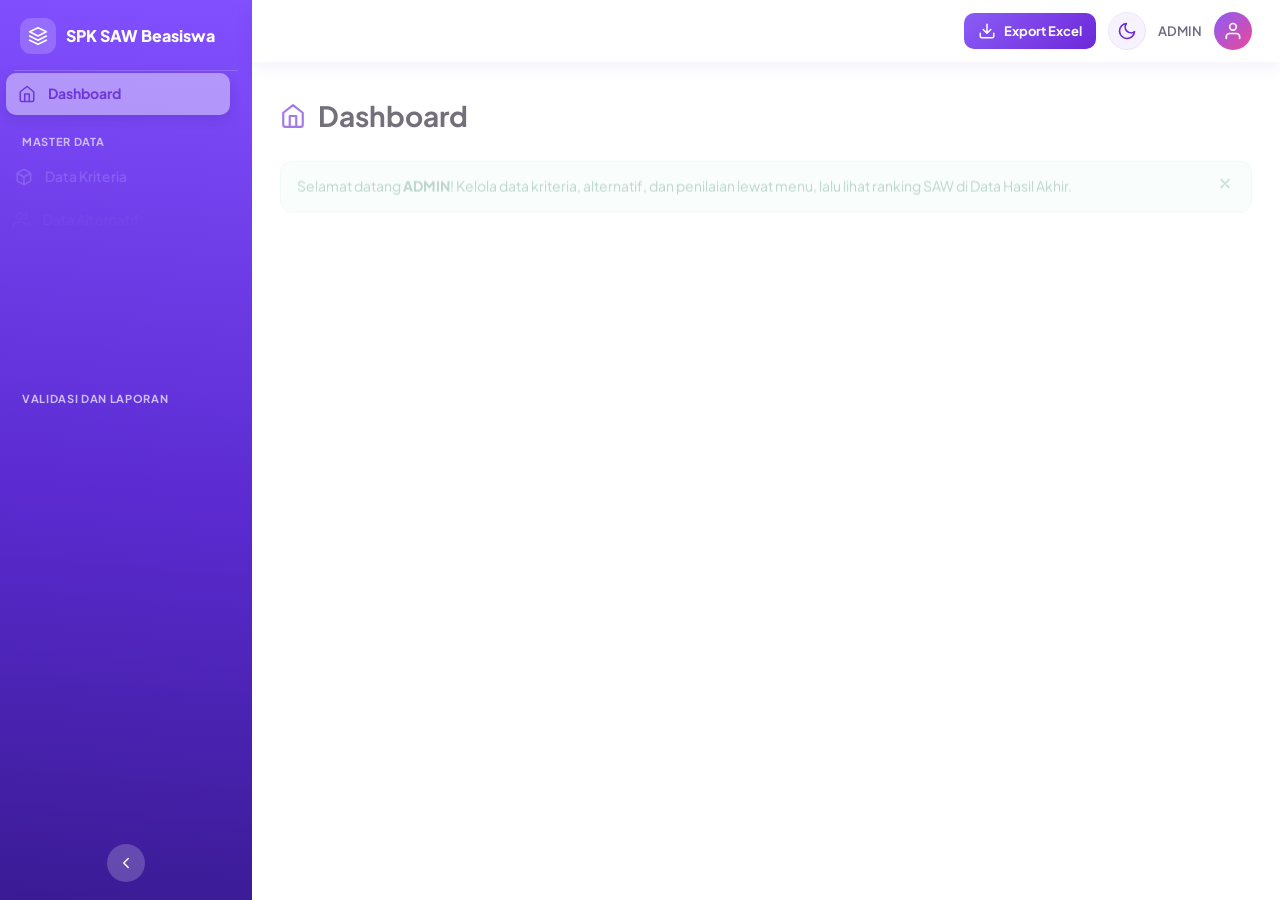
<file: index.html>
<!DOCTYPE html><html lang="id"><head><meta charset="utf-8"><meta http-equiv="refresh" content="0;url=dashboard.html"><title>SPK SAW Beasiswa</title></head><body><a href="dashboard.html">Buka dashboard</a></body></html>
</file>
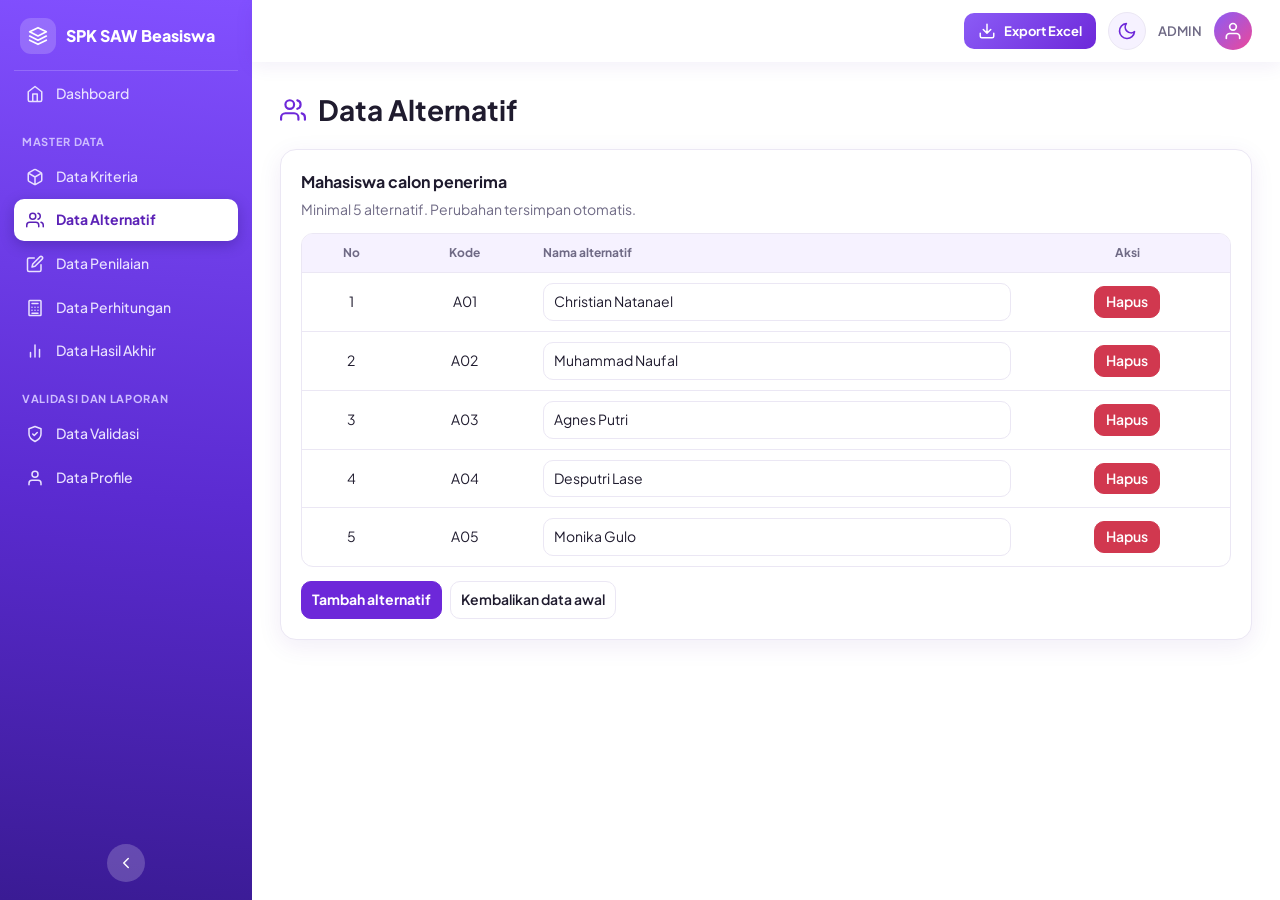
<file: alternatif.html>
<!DOCTYPE html>
<html lang="id">
<head>
<meta charset="utf-8">
<meta name="viewport" content="width=device-width, initial-scale=1">
<title>Data Alternatif | SPK SAW Beasiswa</title>
<link rel="stylesheet" href="css/style.css">
</head>
<body data-page="alternatif">
<div class="app" id="app"></div>
<script src="js/data.js"></script>
<script src="js/saw.js"></script>
<script src="js/export.js"></script>
<script src="js/ui.js"></script>
<script src="js/pages.js"></script>
</body>
</html>
</file>
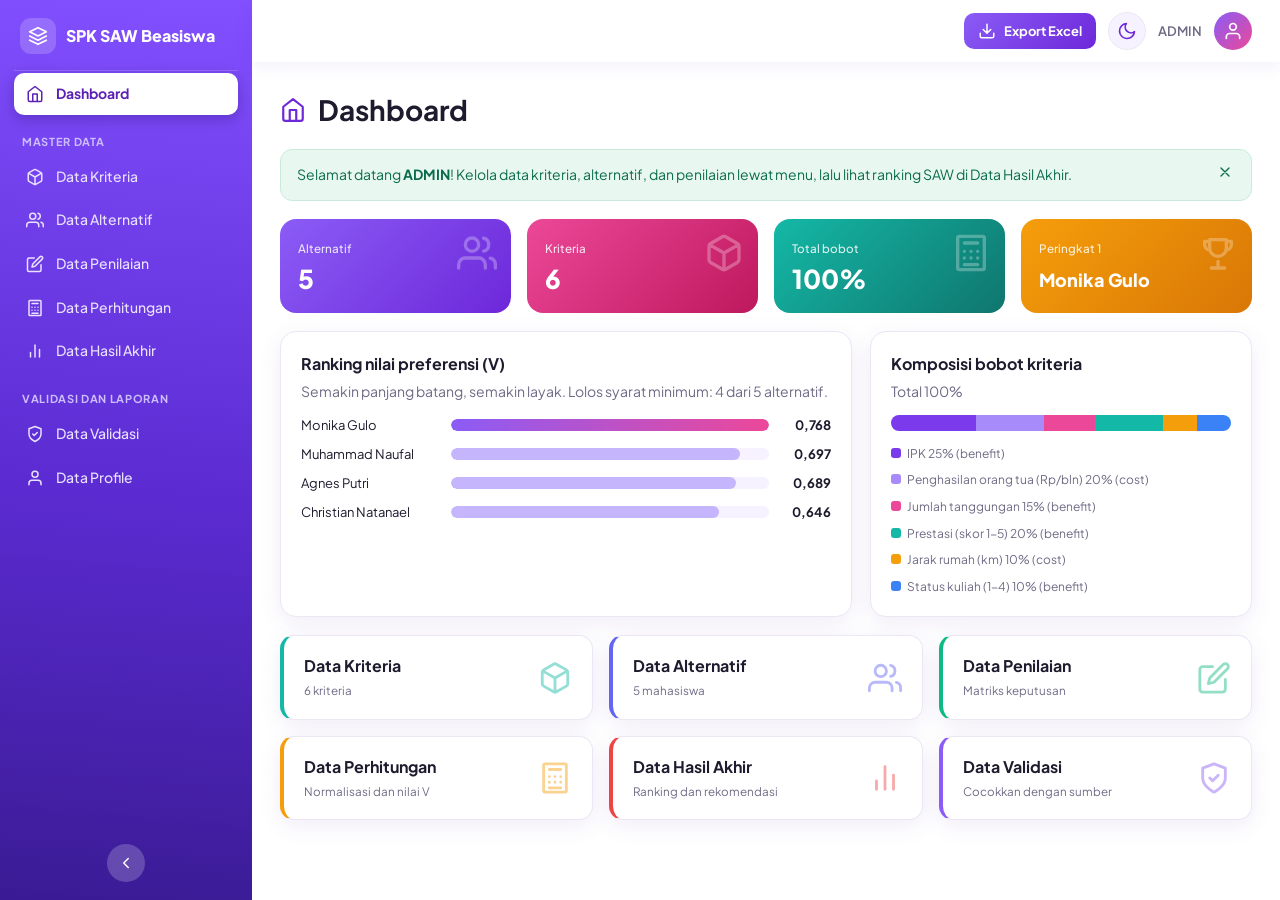
<file: dashboard.html>
<!DOCTYPE html>
<html lang="id">
<head>
<meta charset="utf-8">
<meta name="viewport" content="width=device-width, initial-scale=1">
<title>Dashboard | SPK SAW Beasiswa</title>
<link rel="stylesheet" href="css/style.css">
</head>
<body data-page="dashboard">
<div class="app" id="app"></div>
<script src="js/data.js"></script>
<script src="js/saw.js"></script>
<script src="js/export.js"></script>
<script src="js/ui.js"></script>
<script src="js/pages.js"></script>
</body>
</html>
</file>
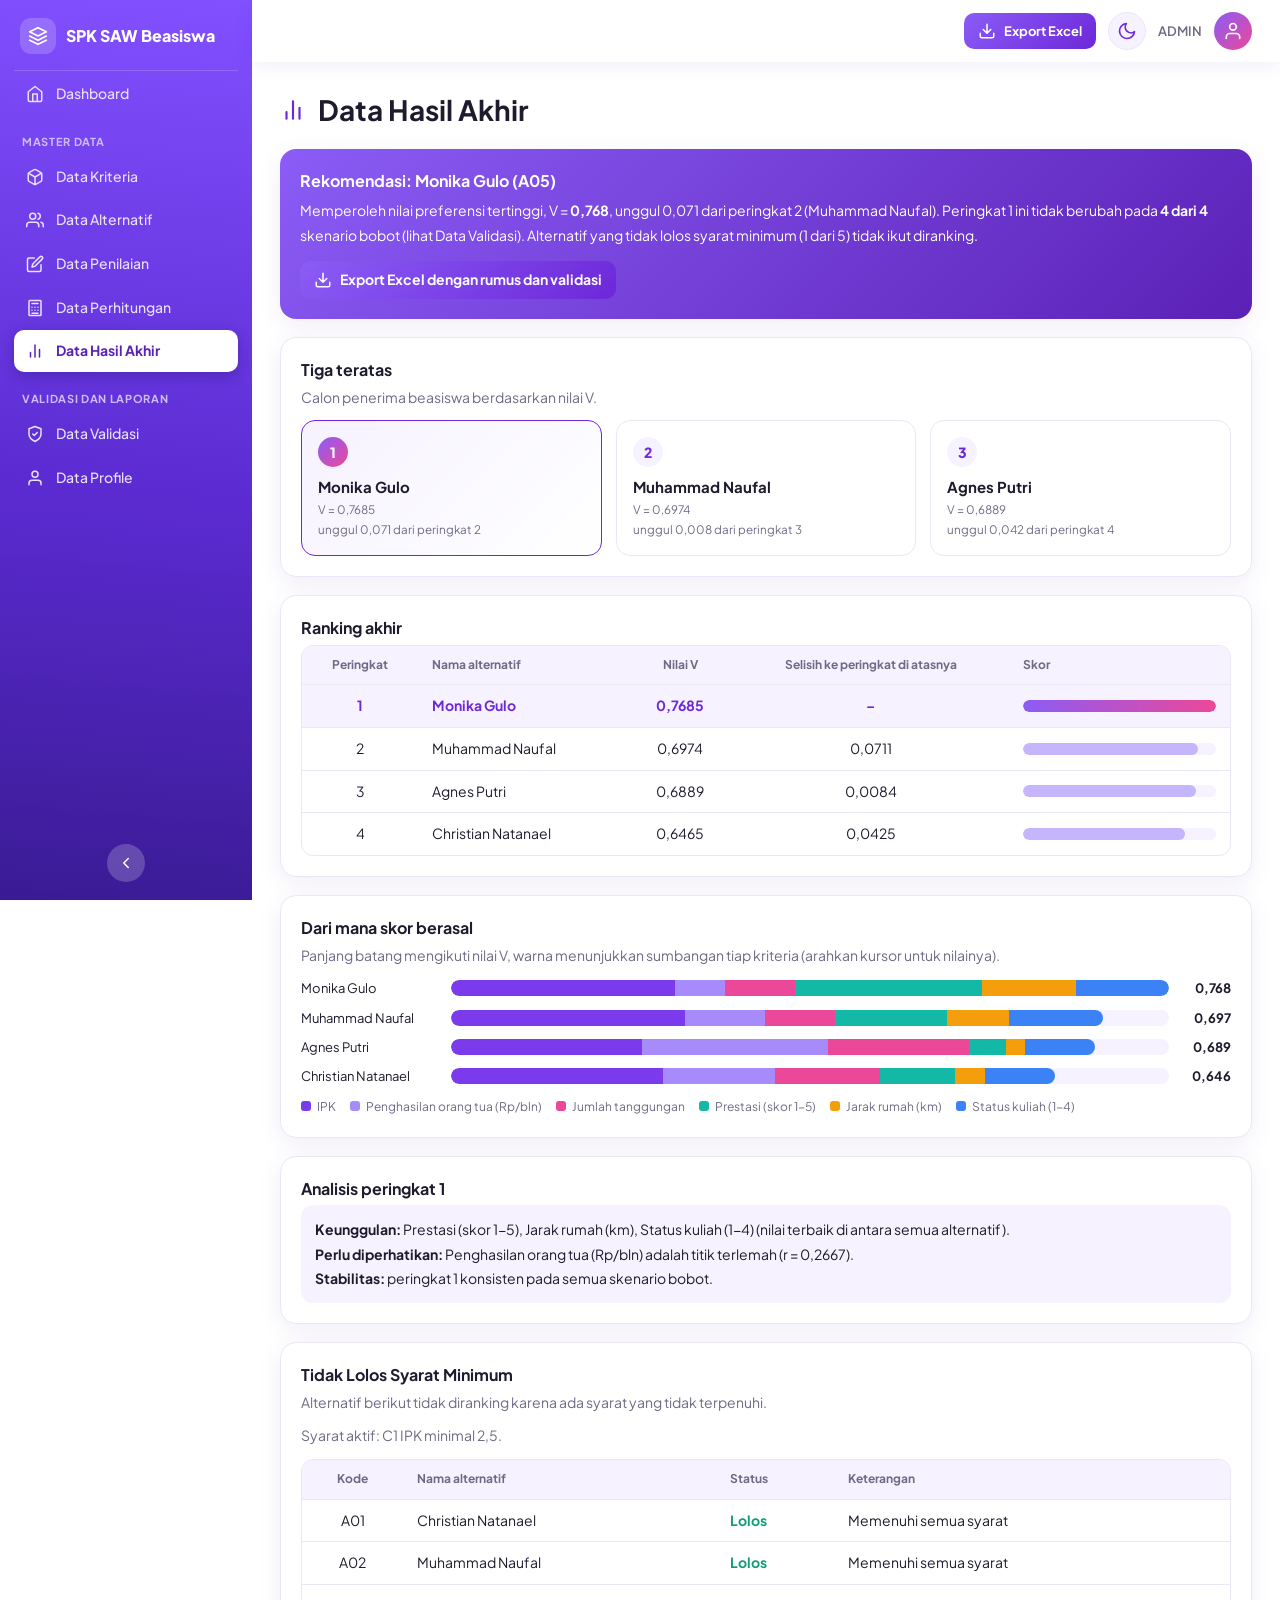
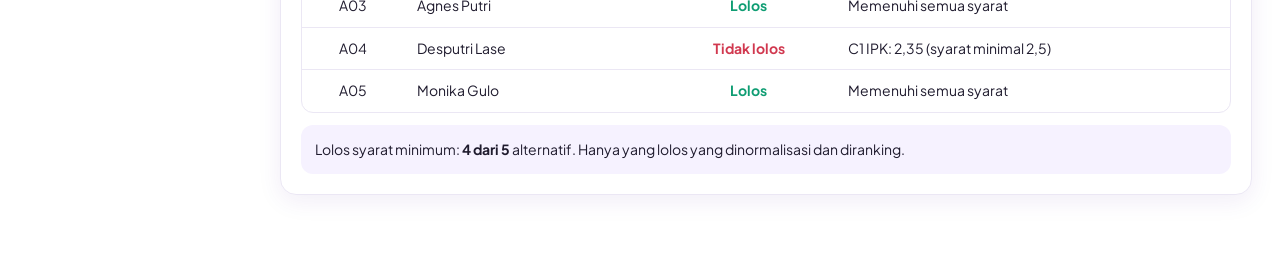
<file: hasil.html>
<!DOCTYPE html>
<html lang="id">
<head>
<meta charset="utf-8">
<meta name="viewport" content="width=device-width, initial-scale=1">
<title>Data Hasil Akhir | SPK SAW Beasiswa</title>
<link rel="stylesheet" href="css/style.css">
</head>
<body data-page="hasil">
<div class="app" id="app"></div>
<script src="js/data.js"></script>
<script src="js/saw.js"></script>
<script src="js/export.js"></script>
<script src="js/ui.js"></script>
<script src="js/pages.js"></script>
</body>
</html>
</file>
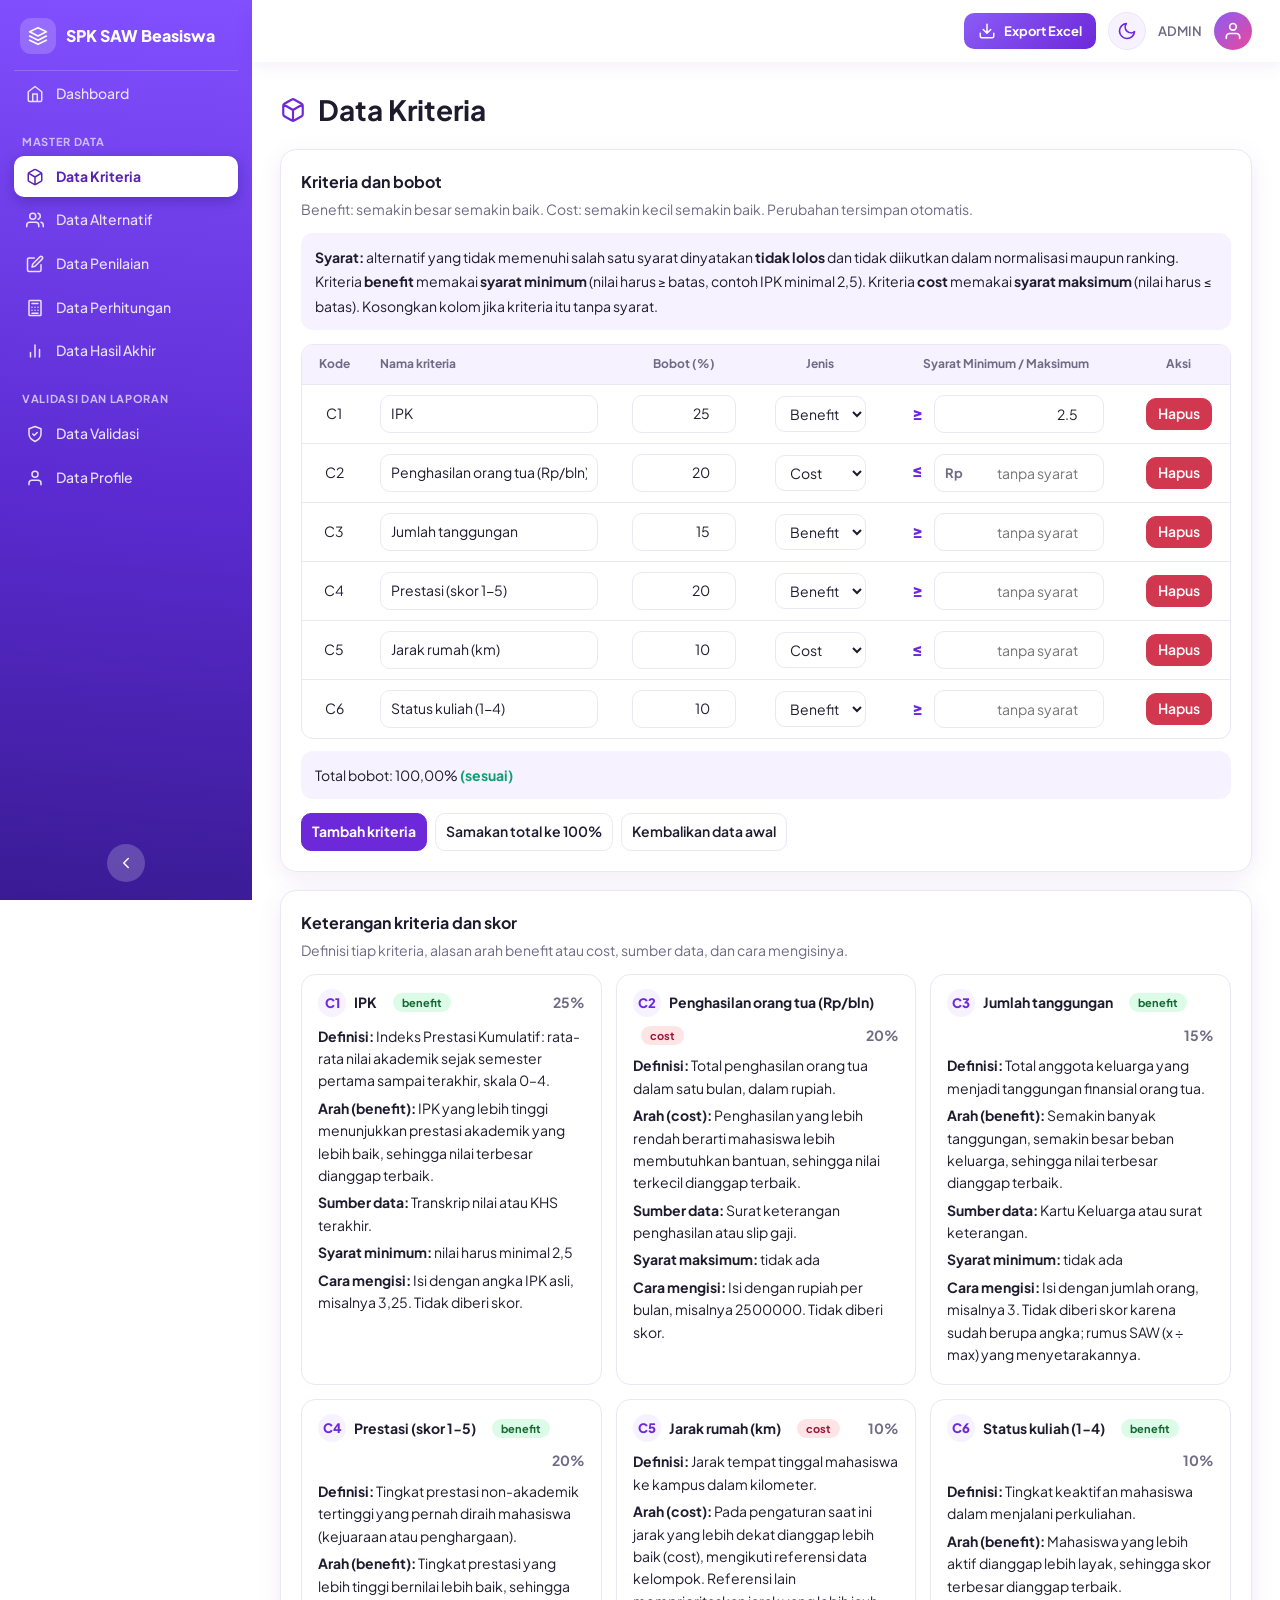
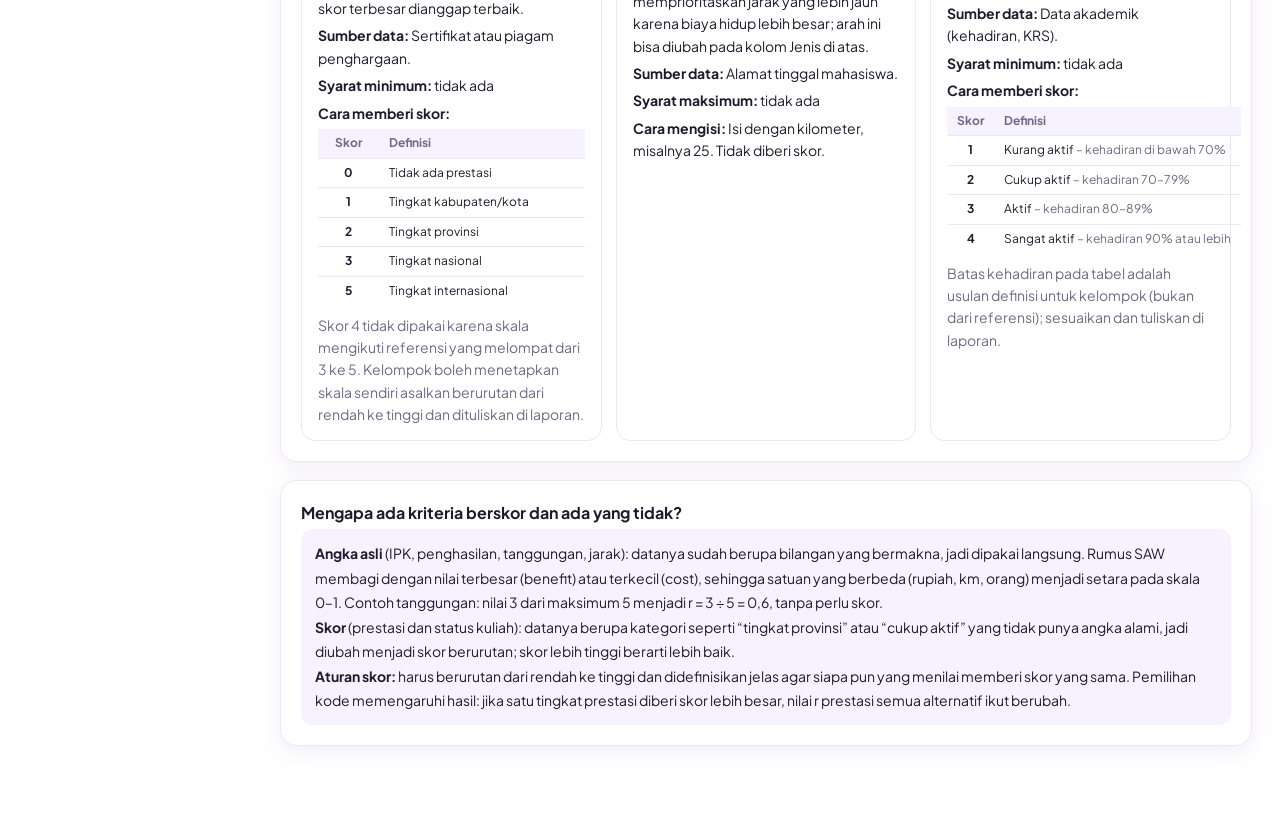
<file: kriteria.html>
<!DOCTYPE html>
<html lang="id">
<head>
<meta charset="utf-8">
<meta name="viewport" content="width=device-width, initial-scale=1">
<title>Data Kriteria | SPK SAW Beasiswa</title>
<link rel="stylesheet" href="css/style.css">
</head>
<body data-page="kriteria">
<div class="app" id="app"></div>
<script src="js/data.js"></script>
<script src="js/saw.js"></script>
<script src="js/export.js"></script>
<script src="js/ui.js"></script>
<script src="js/pages.js"></script>
</body>
</html>
</file>
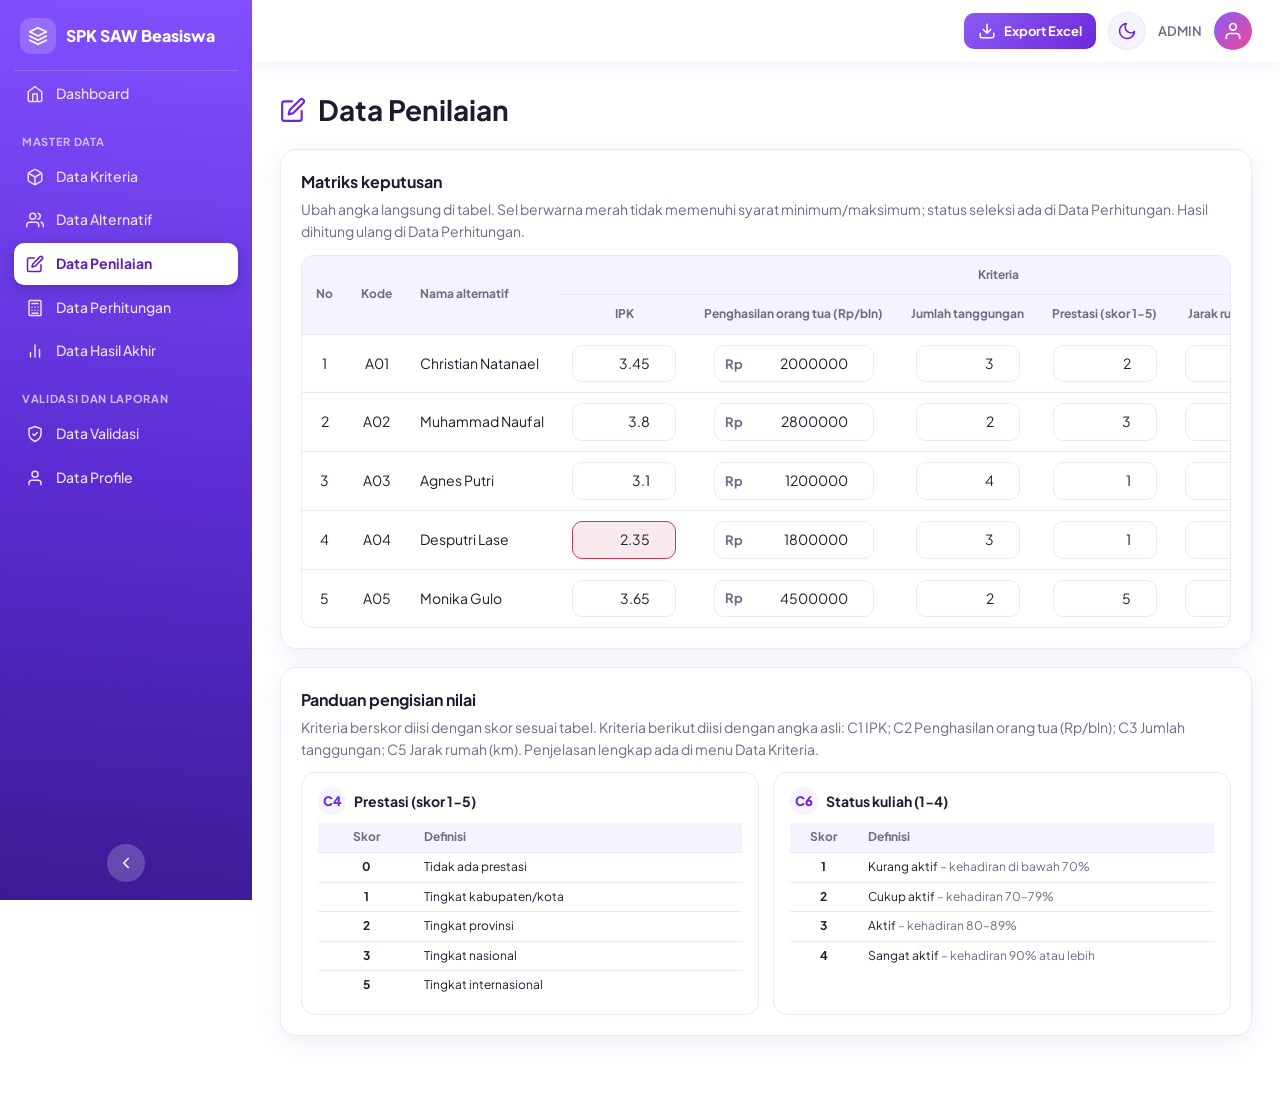
<file: penilaian.html>
<!DOCTYPE html>
<html lang="id">
<head>
<meta charset="utf-8">
<meta name="viewport" content="width=device-width, initial-scale=1">
<title>Data Penilaian | SPK SAW Beasiswa</title>
<link rel="stylesheet" href="css/style.css">
</head>
<body data-page="penilaian">
<div class="app" id="app"></div>
<script src="js/data.js"></script>
<script src="js/saw.js"></script>
<script src="js/export.js"></script>
<script src="js/ui.js"></script>
<script src="js/pages.js"></script>
</body>
</html>
</file>
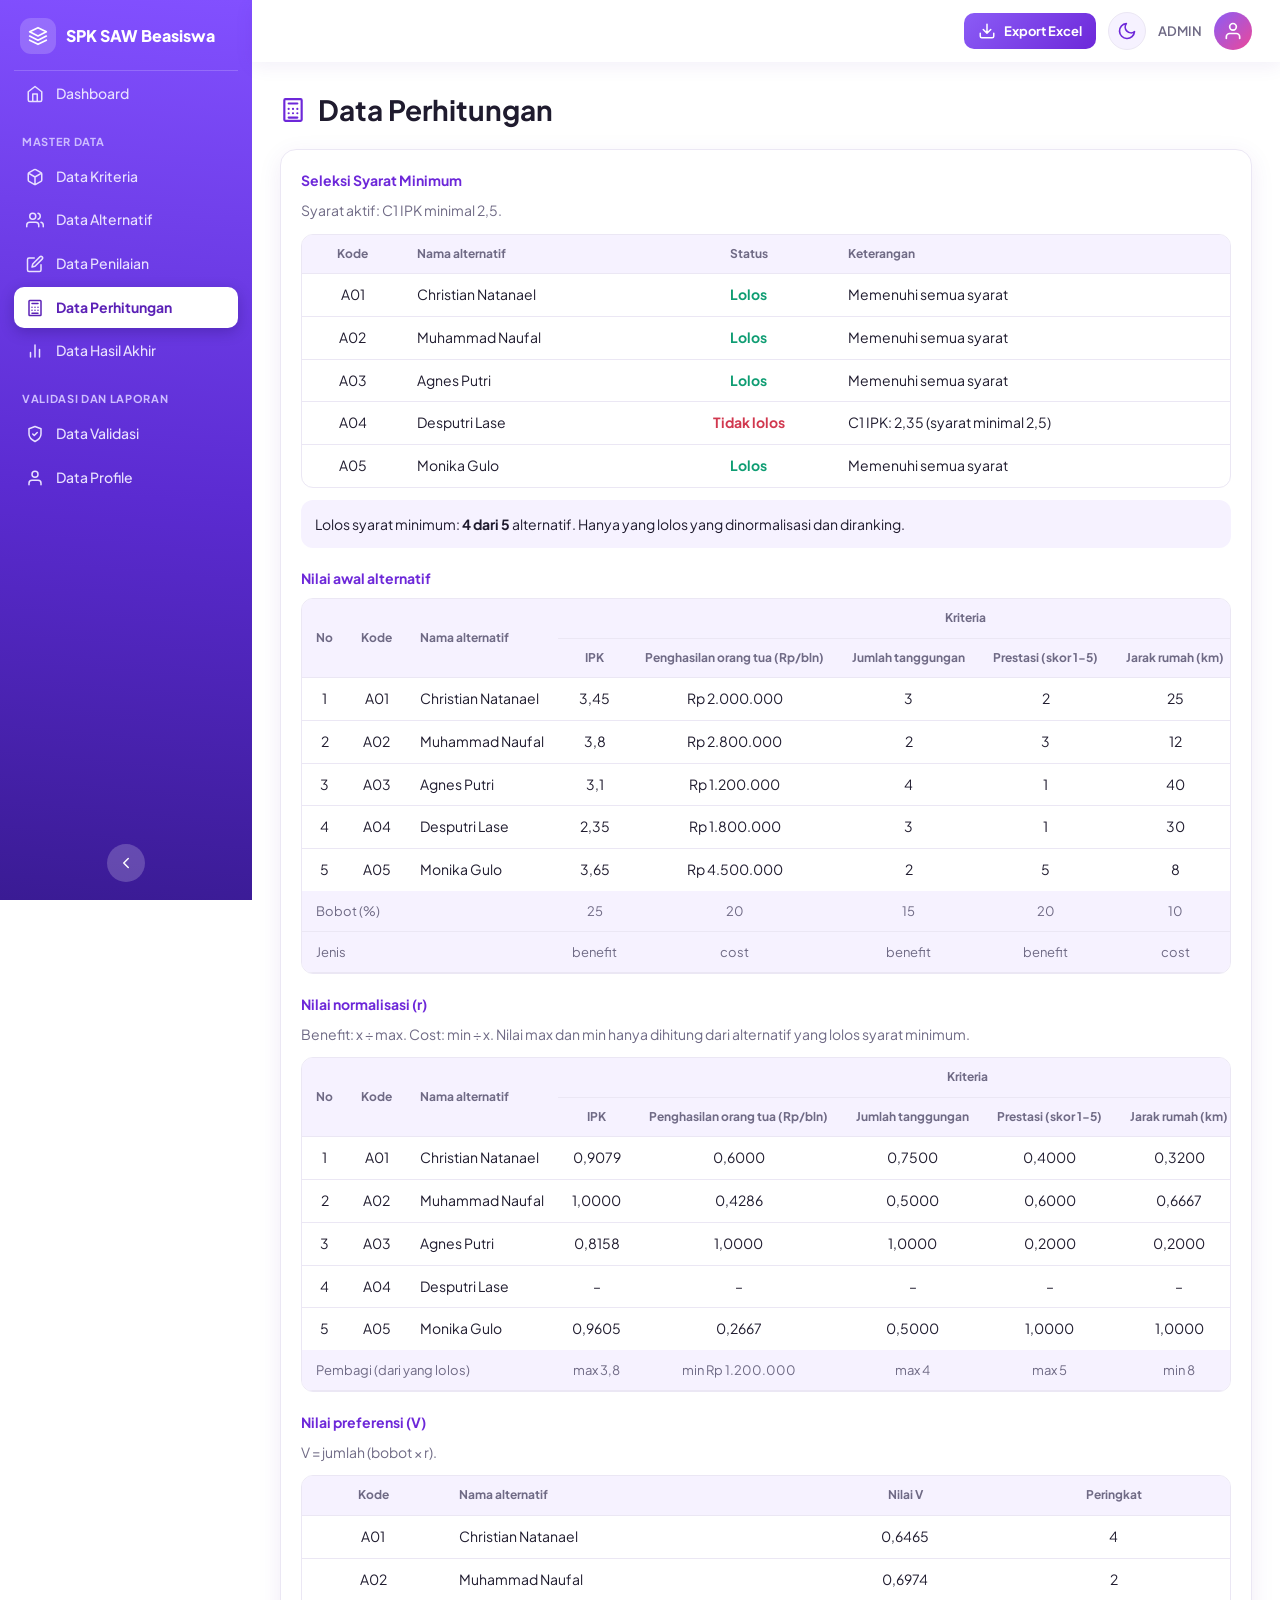
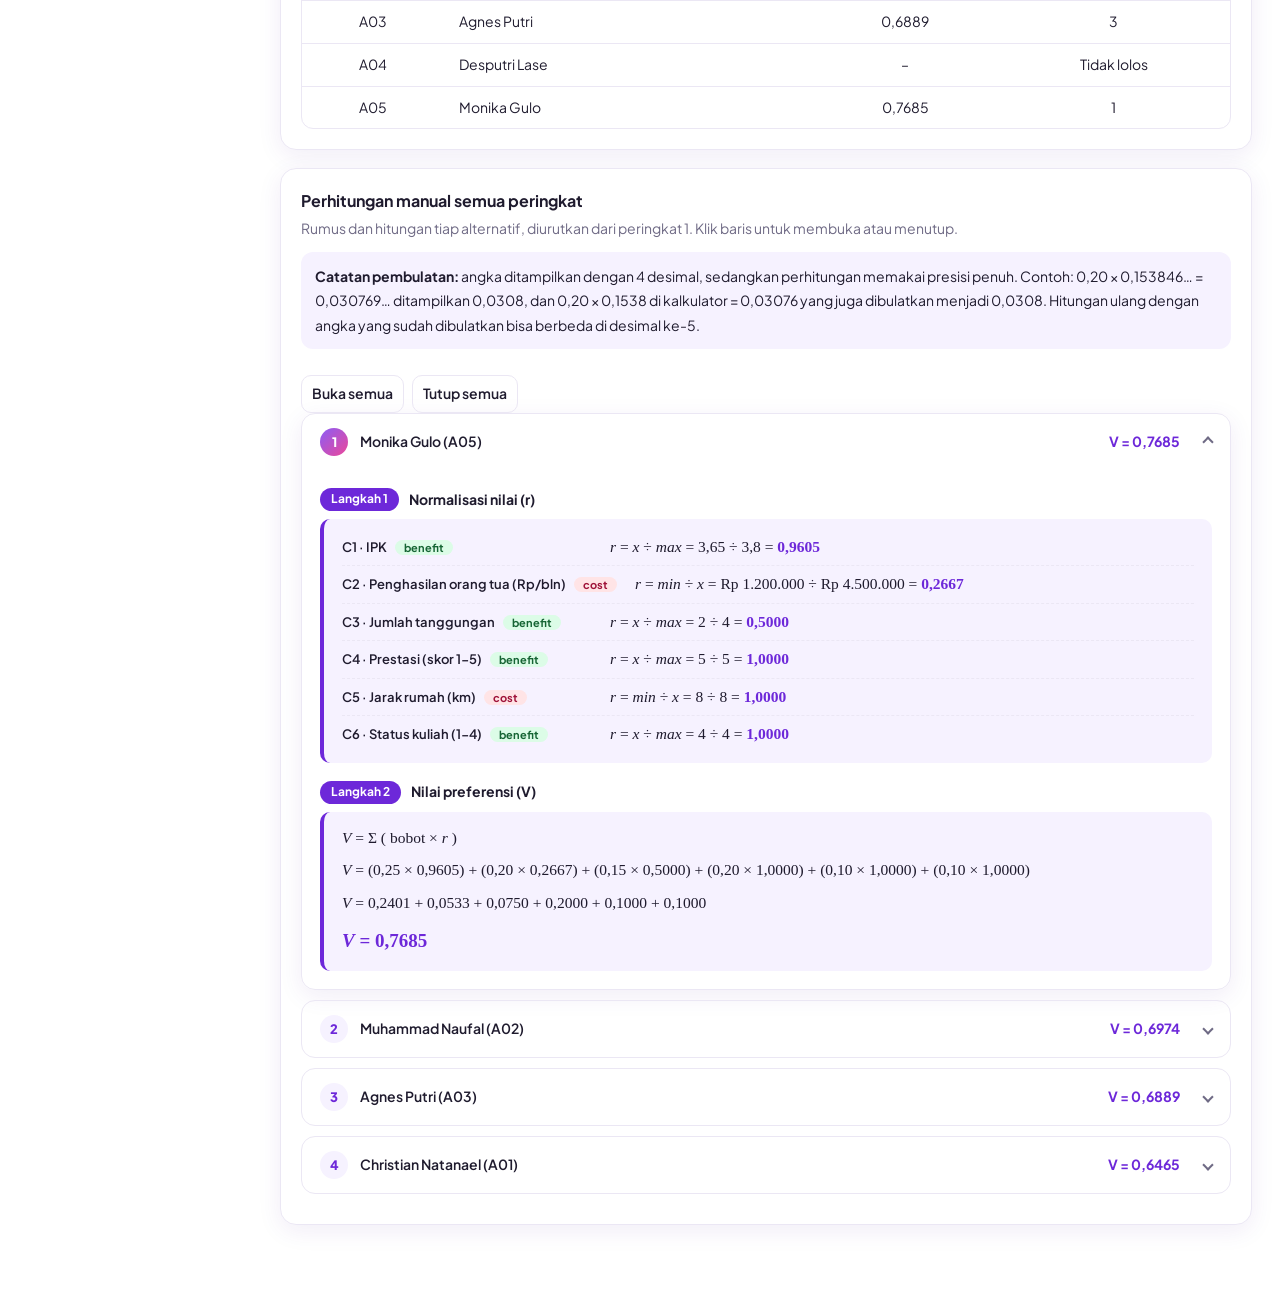
<file: perhitungan.html>
<!DOCTYPE html>
<html lang="id">
<head>
<meta charset="utf-8">
<meta name="viewport" content="width=device-width, initial-scale=1">
<title>Data Perhitungan | SPK SAW Beasiswa</title>
<link rel="stylesheet" href="css/style.css">
</head>
<body data-page="perhitungan">
<div class="app" id="app"></div>
<script src="js/data.js"></script>
<script src="js/saw.js"></script>
<script src="js/export.js"></script>
<script src="js/ui.js"></script>
<script src="js/pages.js"></script>
</body>
</html>
</file>
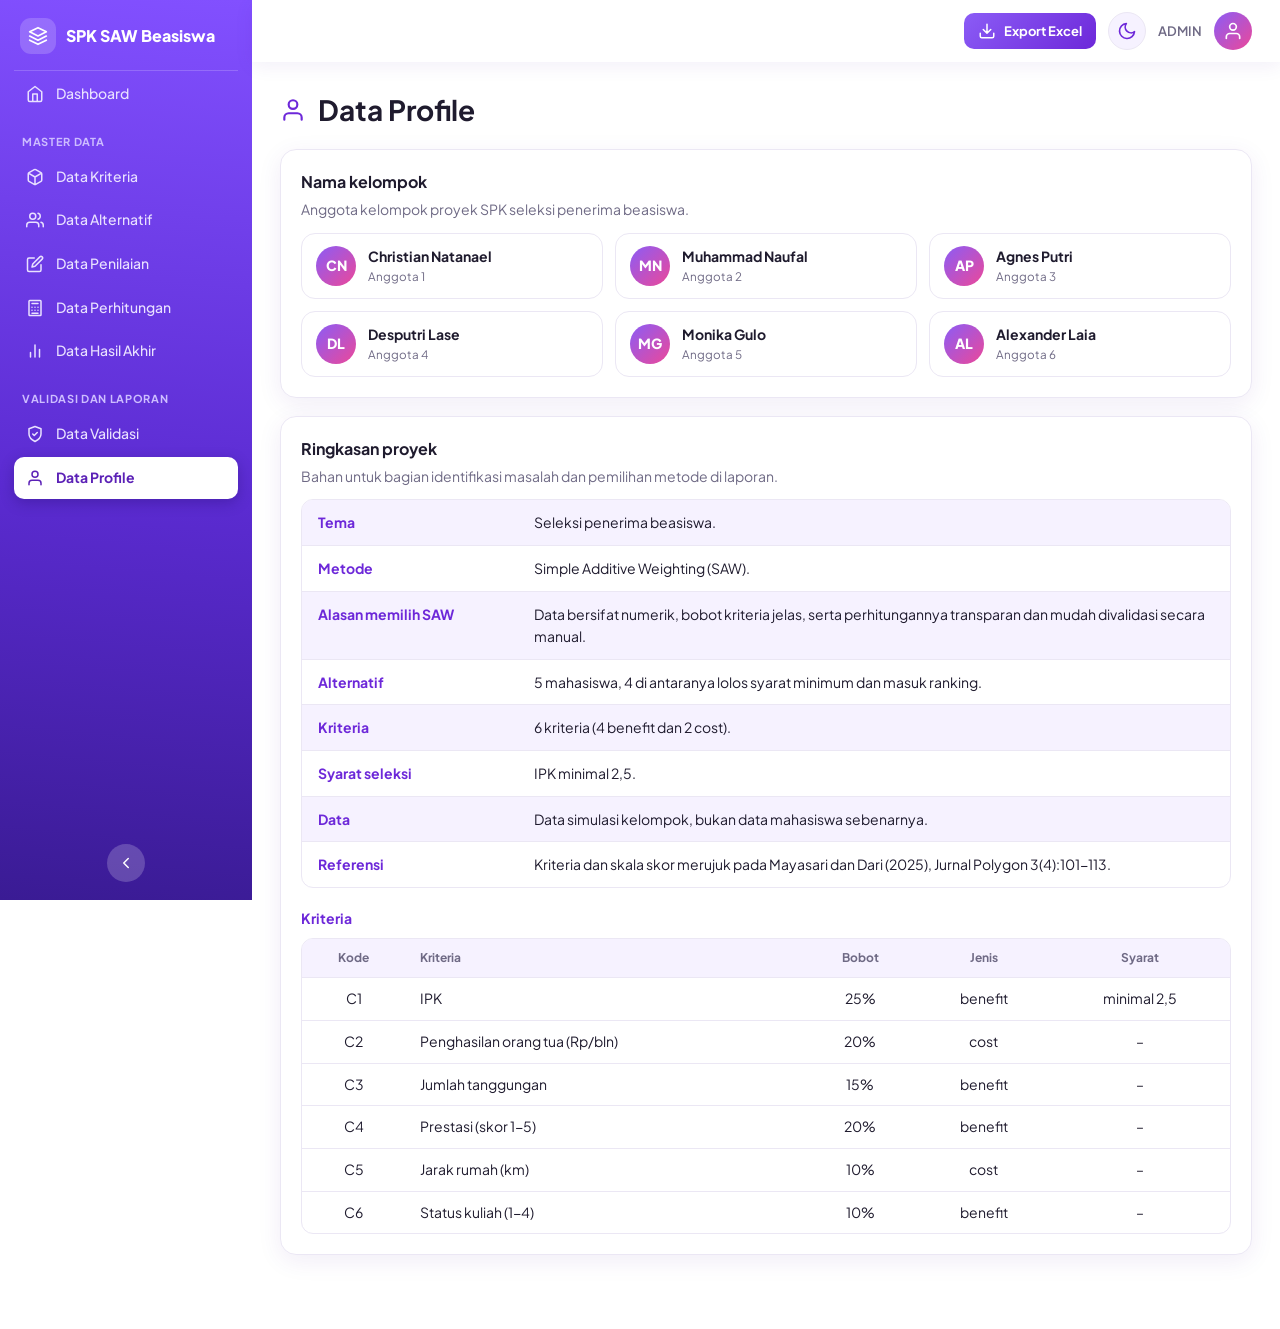
<file: profil.html>
<!DOCTYPE html>
<html lang="id">
<head>
<meta charset="utf-8">
<meta name="viewport" content="width=device-width, initial-scale=1">
<title>Data Profile | SPK SAW Beasiswa</title>
<link rel="stylesheet" href="css/style.css">
</head>
<body data-page="profil">
<div class="app" id="app"></div>
<script src="js/data.js"></script>
<script src="js/saw.js"></script>
<script src="js/export.js"></script>
<script src="js/ui.js"></script>
<script src="js/pages.js"></script>
</body>
</html>
</file>
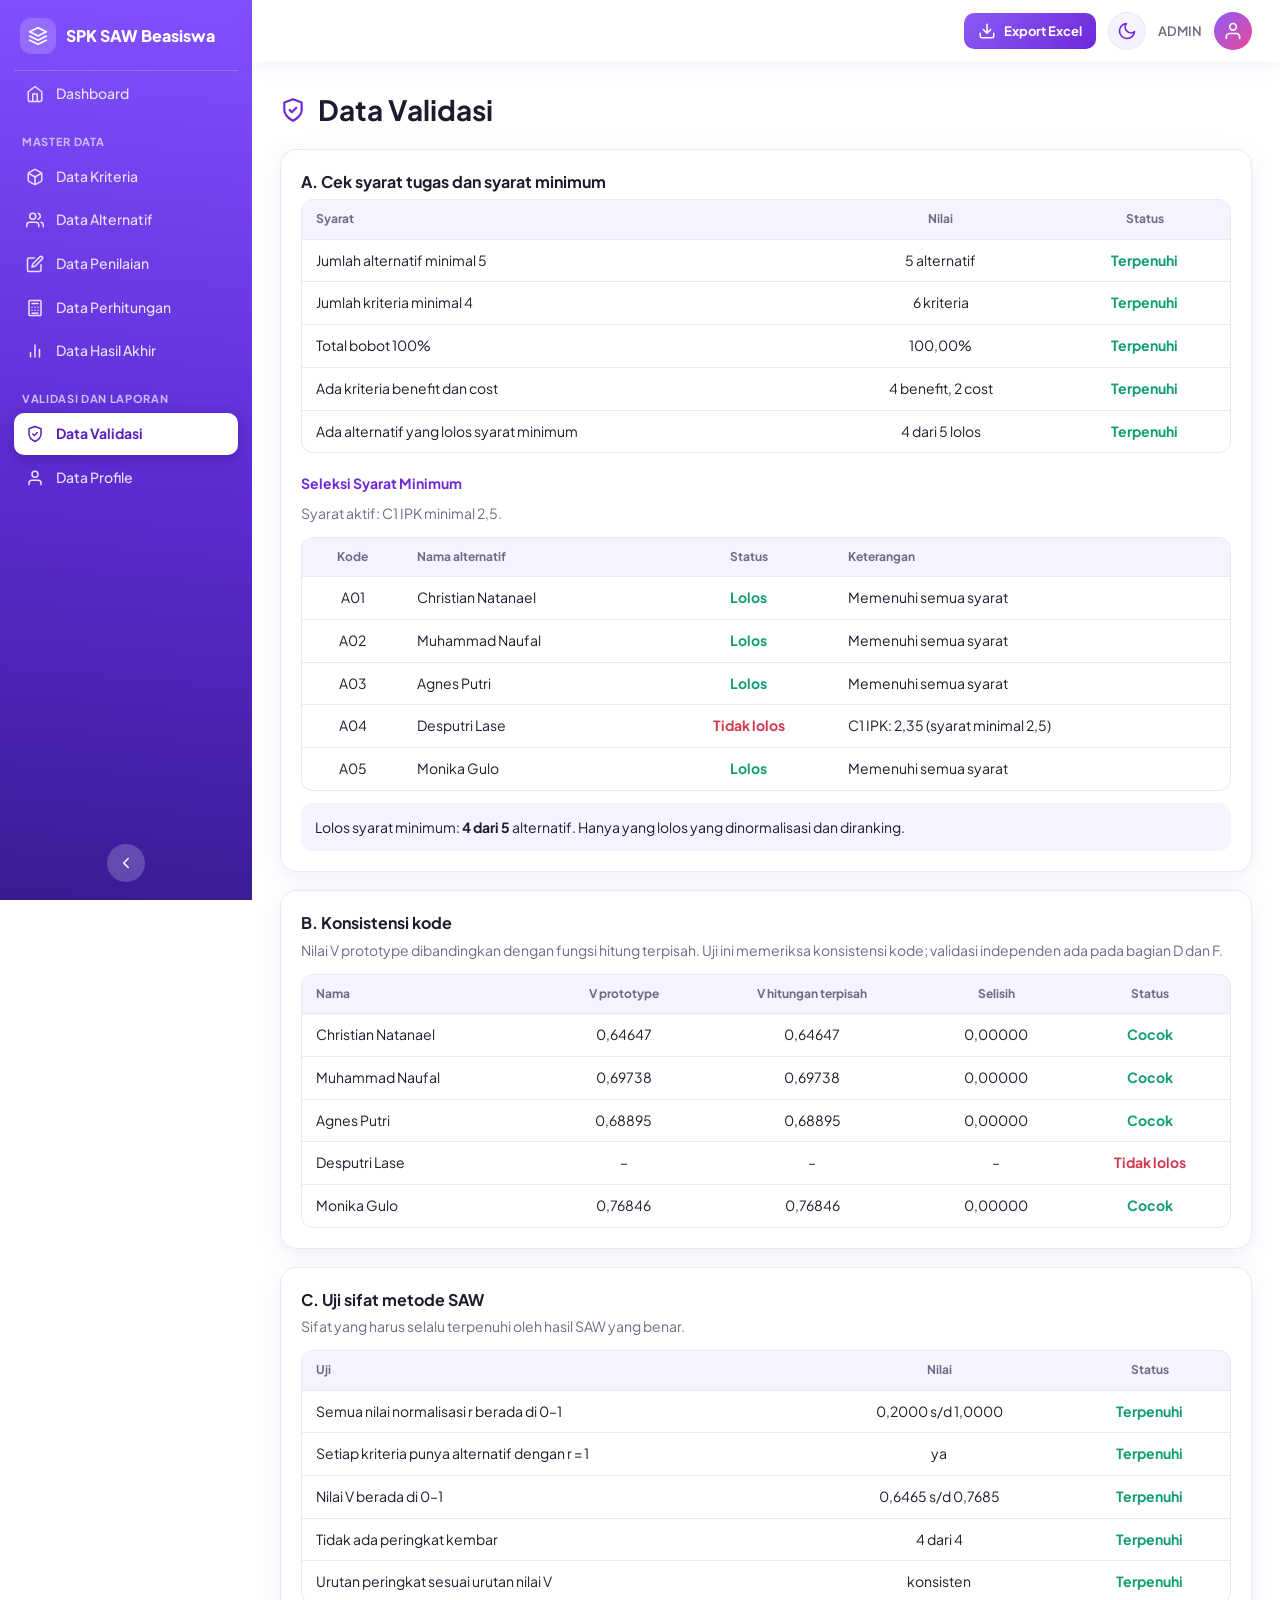
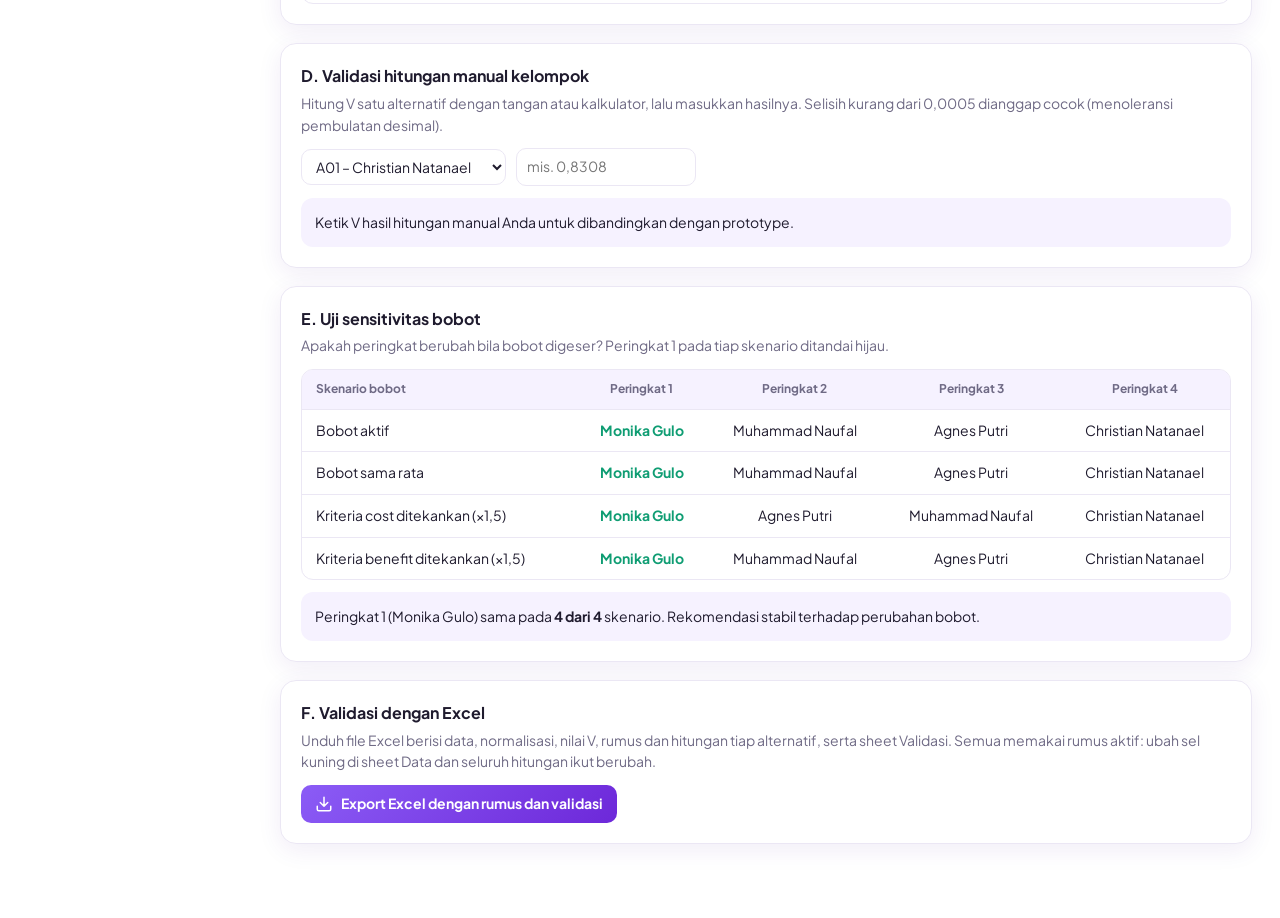
<file: validasi.html>
<!DOCTYPE html>
<html lang="id">
<head>
<meta charset="utf-8">
<meta name="viewport" content="width=device-width, initial-scale=1">
<title>Data Validasi | SPK SAW Beasiswa</title>
<link rel="stylesheet" href="css/style.css">
</head>
<body data-page="validasi">
<div class="app" id="app"></div>
<script src="js/data.js"></script>
<script src="js/saw.js"></script>
<script src="js/export.js"></script>
<script src="js/ui.js"></script>
<script src="js/pages.js"></script>
</body>
</html>
</file>
<file: css/style.css>
@import url("https://fonts.googleapis.com/css2?family=Plus+Jakarta+Sans:wght@400;500;600;700;800&display=swap");
:root{--bg:#fff;--card:#fff;--fg:#1f1b2e;--mut:#6f6a85;--bd:#ebe7f4;--soft:#f6f2ff;--ac:#6d28d9;--ok:#0f9d73;--bad:#d1384f;--sh:0 6px 24px rgba(76,29,149,.08);font-family:"Plus Jakarta Sans",system-ui,sans-serif}
@media (prefers-color-scheme:dark){:root:not([data-theme]){--bg:#14111f;--card:#1c182b;--fg:#ece9f6;--mut:#a29cbd;--bd:#2e2845;--soft:#251f3a;--ac:#a78bfa;--ok:#34d399;--bad:#ff8aa0;--sh:none;color-scheme:dark}}
:root[data-theme="light"]{color-scheme:light}
:root[data-theme="dark"]{--bg:#14111f;--card:#1c182b;--fg:#ece9f6;--mut:#a29cbd;--bd:#2e2845;--soft:#251f3a;--ac:#a78bfa;--ok:#34d399;--bad:#ff8aa0;--sh:none;color-scheme:dark}
*,*::before,*::after{box-sizing:border-box}
body{margin:0;background:var(--bg);color:var(--fg);font-size:14px;line-height:1.55}
@keyframes rise{from{opacity:0;transform:translateY(16px)}to{opacity:1;transform:none}}
@keyframes slide{from{opacity:0;transform:translateX(-14px)}to{opacity:1;transform:none}}
@keyframes grow{from{width:0}}
@keyframes float{50%{transform:translateY(-3px)}}
@keyframes toast{0%{opacity:0;transform:translateY(10px)}12%,80%{opacity:1;transform:none}100%{opacity:0}}
.app{display:flex;min-height:100vh}
aside{width:252px;flex:none;background:linear-gradient(185deg,#8250ff 0%,#5b2bd1 55%,#3a1b94 100%);color:#e9e1ff;position:sticky;top:0;height:100vh;display:flex;flex-direction:column;padding:18px 14px;overflow-y:auto;transition:width .25s}
.brand{display:flex;align-items:center;gap:10px;font-weight:800;font-size:16px;color:#fff;padding:0 6px 16px;border-bottom:1px solid rgba(255,255,255,.18)}
.logo{width:36px;height:36px;border-radius:11px;background:rgba(255,255,255,.18);display:grid;place-items:center;flex:none;animation:float 3.5s ease-in-out infinite}
.sec{font-size:11px;font-weight:700;letter-spacing:.06em;color:#cdbdff;margin:18px 8px 6px}
nav a{display:flex;align-items:center;gap:12px;padding:10px 12px;margin:2px 0;border-radius:10px;color:#e9e1ff;font-weight:500;text-decoration:none;transition:background .2s,transform .2s;animation:slide .45s both;animation-delay:calc(var(--n,0)*45ms)}
nav a:hover{background:rgba(255,255,255,.14);transform:translateX(3px)}
nav a.on{background:#fff;color:#5b21b6;font-weight:700;box-shadow:0 4px 14px rgba(20,0,70,.25)}
.col{margin:auto auto 0;width:38px;height:38px;border-radius:50%;border:0;background:rgba(255,255,255,.2);color:#fff;cursor:pointer;display:grid;place-items:center;padding:0;transition:background .2s,transform .3s}
.col:hover{background:rgba(255,255,255,.32)}
.mini aside{width:80px}.mini aside span,.mini .sec{display:none}.mini nav a{justify-content:center}.mini .brand{justify-content:center}.mini .col{transform:rotate(180deg)}
.mn{flex:1;min-width:0}
.tb{display:flex;align-items:center;justify-content:space-between;padding:12px 28px;box-shadow:0 4px 18px rgba(76,29,149,.07);background:var(--card);position:sticky;top:0;z-index:4}
.tb .u{display:flex;align-items:center;gap:12px;color:var(--mut);font-size:13px;font-weight:600}
.av{width:38px;height:38px;border-radius:50%;background:linear-gradient(135deg,#8b5cf6,#ec4899);display:grid;place-items:center;color:#fff}
#burger{display:none;background:none;border:0;color:var(--fg);padding:6px;cursor:pointer}
main{padding:26px 28px 56px;max-width:1180px}
#view>*{animation:rise .6s cubic-bezier(.2,.7,.2,1) both;animation-delay:calc(var(--i,0)*70ms)}
h1{font-size:28px;font-weight:700;margin:0 0 18px;display:flex;align-items:center;gap:12px}
h1 svg{color:var(--ac)}
h2{font-size:16px;font-weight:700;margin:0 0 4px}
h3{font-size:14px;font-weight:700;color:var(--ac);margin:20px 0 8px}
.mut{color:var(--mut);margin:0 0 12px}
.card{background:var(--card);border:1px solid var(--bd);border-radius:16px;padding:20px;box-shadow:var(--sh);margin-bottom:18px}
.rowh{display:flex;justify-content:space-between;gap:12px;flex-wrap:wrap;align-items:flex-start}
.al{display:flex;justify-content:space-between;align-items:center;gap:12px;background:#e8f8f1;color:#0b6b4d;border:1px solid #c7ecdc;border-radius:12px;padding:12px 16px;margin-bottom:18px}
.al button{background:none;border:0;color:inherit;cursor:pointer;padding:2px}
.g2{display:grid;grid-template-columns:3fr 2fr;gap:18px}
.st{display:grid;grid-template-columns:repeat(auto-fit,minmax(190px,1fr));gap:16px;margin-bottom:18px}
.sc{border-radius:16px;padding:18px;color:#fff;position:relative;overflow:hidden;transition:transform .25s,box-shadow .25s}
.sc:hover{transform:translateY(-4px);box-shadow:0 14px 30px rgba(76,29,149,.25)}
.sc small{opacity:.85;font-weight:500}.sc strong{display:block;font-size:26px;font-weight:800;line-height:1.25;margin-top:4px}.sc strong.sm{font-size:18px;padding-top:6px}.sc svg{position:absolute;right:14px;top:14px;opacity:.28}
.c1{background:linear-gradient(135deg,#8b5cf6,#6d28d9)}.c2{background:linear-gradient(135deg,#ec4899,#be185d)}.c3{background:linear-gradient(135deg,#14b8a6,#0f766e)}.c4{background:linear-gradient(135deg,#f59e0b,#d97706)}
.bar{display:grid;grid-template-columns:140px 1fr 52px;gap:10px;align-items:center;margin:9px 0;font-size:13px}
.tr{height:12px;background:var(--soft);border-radius:99px;overflow:hidden}
.tr i{display:block;height:100%;width:var(--w);border-radius:99px;background:#c4b5fd;animation:grow 1.1s cubic-bezier(.2,.7,.2,1) both .3s}
.bar.f .tr i{background:linear-gradient(90deg,#8b5cf6,#ec4899)}
.bar b{text-align:right}.bar span{overflow:hidden;text-overflow:ellipsis;white-space:nowrap}
.stk{display:flex;height:16px;border-radius:99px;overflow:hidden;margin:6px 0 14px}
.stk i{display:block;width:var(--w);animation:grow 1.1s cubic-bezier(.2,.7,.2,1) both .3s}
.lg{display:flex;flex-wrap:wrap;gap:8px 14px;font-size:12px;color:var(--mut)}.lg i{display:inline-block;width:10px;height:10px;border-radius:3px;margin-right:6px}
.mc{display:grid;grid-template-columns:repeat(auto-fit,minmax(250px,1fr));gap:16px;margin-bottom:18px}
.mi{display:flex;justify-content:space-between;align-items:center;background:var(--card);border:1px solid var(--bd);border-left:4px solid var(--k);border-radius:14px;padding:18px 20px;box-shadow:var(--sh);color:var(--fg);text-decoration:none;transition:transform .25s,box-shadow .25s}
.mi:hover{transform:translateY(-4px);box-shadow:0 14px 28px rgba(76,29,149,.14)}
.mi b{font-size:16px;display:block}.mi small{color:var(--mut)}.mi svg{color:var(--k);opacity:.45;transition:transform .3s}.mi:hover svg{transform:scale(1.15) rotate(-6deg)}
.w{overflow-x:auto;border:1px solid var(--bd);border-radius:12px}
table{border-collapse:collapse;width:100%}
th,td{padding:10px 14px;text-align:center;white-space:nowrap;border-bottom:1px solid var(--bd)}
th{background:var(--soft);font-size:12px;font-weight:700;color:var(--mut)}
tbody tr{transition:background .2s}tbody tr:hover{background:var(--soft)}tbody tr:last-child td{border-bottom:0}
td.l,th.l{text-align:left}
tfoot td{background:var(--soft);color:var(--mut);font-size:13px}
tr.top td{background:var(--soft);font-weight:700;color:var(--ac)}
input,select,button{font:inherit;color:var(--fg);background:var(--card);border:1px solid var(--bd);border-radius:10px;padding:7px 10px;transition:border-color .2s,box-shadow .2s,transform .15s}
input:focus,select:focus{border-color:var(--ac);box-shadow:0 0 0 3px rgba(109,40,217,.15);outline:0}
input[type=number]{width:104px;text-align:right}input[type=text]{width:100%;min-width:120px}
button{cursor:pointer}button:active{transform:scale(.97)}
.pb,.xb{background:var(--ac);border-color:var(--ac);color:var(--card);font-weight:700;display:inline-flex;align-items:center;gap:8px}
.xb{background:linear-gradient(135deg,#8b5cf6,#6d28d9);color:#fff;border:0;padding:8px 14px}
.pb:hover,.xb:hover{box-shadow:0 8px 18px rgba(109,40,217,.3);transform:translateY(-1px)}
.gb{background:transparent;font-weight:600}.gb:hover{background:var(--soft)}
.db{background:var(--bad);border-color:var(--bad);color:#fff;padding:4px 11px;font-weight:600}
button:focus-visible,a:focus-visible,summary:focus-visible{outline:2px solid var(--ac);outline-offset:2px}
.acts{display:flex;gap:8px;flex-wrap:wrap;margin-top:14px;align-items:center}
.rowh .acts{margin-top:0}
.nt{background:var(--soft);border-radius:12px;padding:12px 14px;margin-top:12px;line-height:1.75;overflow-x:auto}
.ok{color:var(--ok);font-weight:700}.bad{color:var(--bad);font-weight:700}
.acc{border:1px solid var(--bd);border-radius:14px;margin-bottom:10px;overflow:hidden;transition:box-shadow .25s}
.acc[open]{box-shadow:var(--sh)}
.acc summary{cursor:pointer;list-style:none;padding:14px 18px;display:flex;align-items:center;gap:12px;font-weight:600;transition:background .2s}
.acc summary::-webkit-details-marker{display:none}
.acc summary:hover{background:var(--soft)}
.acc summary::after{content:"";width:8px;height:8px;border:solid var(--mut);border-width:0 2px 2px 0;transform:rotate(45deg);margin-left:12px;transition:transform .25s}
.acc[open] summary::after{transform:rotate(-135deg)}
.acc summary .v{margin-left:auto;color:var(--ac)}
.acc .bd{padding:0 18px 18px;animation:rise .4s both}
.rkb{width:28px;height:28px;border-radius:50%;background:var(--soft);color:var(--ac);display:grid;place-items:center;font-weight:800;font-size:13px;flex:none}
.acc:first-of-type .rkb{background:linear-gradient(135deg,#8b5cf6,#ec4899);color:#fff}
.rec{background:linear-gradient(135deg,#8b5cf6,#5b21b6);color:#fff;border:0}
.rec h2{color:#fff}.rec p{margin:0;line-height:1.75}
#toast{position:fixed;right:22px;bottom:22px;background:#2b2150;color:#fff;padding:10px 16px;border-radius:12px;font-weight:600;opacity:0;pointer-events:none;z-index:20}
#toast.on{animation:toast 1.8s both}
@media (max-width:860px){aside{position:fixed;left:-270px;z-index:9;height:100%;transition:left .25s}.open aside{left:0}#burger{display:block}.g2{grid-template-columns:1fr}main{padding:18px 14px 48px}.tb{padding:10px 14px}.col{display:none}.mini aside{width:252px}.mini aside span,.mini .sec{display:inline}.bar{grid-template-columns:100px 1fr 48px}.xb span{display:none}}
@media (prefers-reduced-motion:reduce){*,*::before,*::after{animation:none!important;transition:none!important}}
.stp{display:flex;align-items:center;gap:10px;font-weight:700;margin:18px 0 8px}
.chip{background:var(--ac);color:var(--card);border-radius:99px;padding:2px 11px;font-size:12px;font-weight:700}
.fx{background:var(--soft);border-left:4px solid var(--ac);border-radius:10px;padding:10px 18px;font-family:"Cambria Math","STIX Two Math",Cambria,Georgia,serif;font-size:15.5px;line-height:2.1;overflow-x:auto}
.fx i{font-style:italic}.fx b{color:var(--ac);font-weight:700}
.fx .ln{display:flex;gap:18px;flex-wrap:wrap;align-items:baseline;border-bottom:1px dashed var(--bd);padding:2px 0}
.fx .ln:last-child{border-bottom:0}
.fx .cr{min-width:250px;font-family:"Plus Jakarta Sans",system-ui,sans-serif;font-size:13px;font-weight:600}
.fx .res{font-size:19px;font-weight:700;color:var(--ac);margin-top:2px}
.tg{font-style:normal;font-size:11px;font-weight:700;padding:1px 9px;border-radius:99px;margin-left:8px}
.tg.b{background:#dcfce7;color:#166534}.tg.c{background:#ffe4e6;color:#9f1239}
.pod{display:grid;grid-template-columns:repeat(auto-fit,minmax(200px,1fr));gap:14px}
.pc{border:1px solid var(--bd);border-radius:14px;padding:16px;display:flex;flex-direction:column;gap:2px;transition:transform .25s,box-shadow .25s}
.pc:hover{transform:translateY(-3px);box-shadow:var(--sh)}
.pc small{color:var(--mut)}.pc b{font-size:15px}
.pc.first{background:linear-gradient(135deg,var(--soft),var(--card));border-color:var(--ac)}
.pn{width:30px;height:30px;border-radius:50%;background:var(--soft);color:var(--ac);display:grid;place-items:center;font-weight:800;margin-bottom:6px}
.pc.first .pn{background:linear-gradient(135deg,#8b5cf6,#ec4899);color:#fff}
.tr.big{height:16px}.stk2{display:flex;height:100%;width:var(--w);border-radius:99px;overflow:hidden;animation:grow 1.1s cubic-bezier(.2,.7,.2,1) both .3s}
.stk2 i{animation:none;border-radius:0}
.mv{display:flex;gap:10px;flex-wrap:wrap;align-items:center}.mv input{width:180px;text-align:left}
.kg{display:grid;grid-template-columns:repeat(auto-fit,minmax(300px,1fr));gap:14px}
.kc{border:1px solid var(--bd);border-radius:14px;padding:14px 16px;transition:box-shadow .25s,transform .25s}
.kc:hover{box-shadow:var(--sh);transform:translateY(-2px)}
.kc p{margin:5px 0;line-height:1.6}
.kh{display:flex;align-items:center;gap:8px;flex-wrap:wrap;margin-bottom:8px}
.kh .wt{margin-left:auto;color:var(--mut);font-weight:700}
table.mini{margin-top:4px}table.mini th,table.mini td{padding:5px 10px;font-size:12px}
.mut2{color:var(--mut)}
.mem{display:grid;grid-template-columns:repeat(auto-fit,minmax(230px,1fr));gap:12px}
.mc2{display:flex;gap:12px;align-items:center;border:1px solid var(--bd);border-radius:14px;padding:12px 14px;transition:transform .25s,box-shadow .25s}
.mc2:hover{transform:translateY(-3px);box-shadow:var(--sh)}
.mc2 small{display:block;color:var(--mut)}
.av2{width:40px;height:40px;border-radius:50%;background:linear-gradient(135deg,#8b5cf6,#ec4899);color:#fff;display:grid;place-items:center;font-weight:800;flex:none}

/* Tombol mode terang/gelap */
.tbtn{width:38px;height:38px;border-radius:50%;display:grid;place-items:center;padding:0;background:var(--soft);border:1px solid var(--bd);color:var(--ac);cursor:pointer}
.tbtn svg{transition:transform .45s cubic-bezier(.2,.7,.2,1)}.tbtn:hover svg{transform:rotate(35deg) scale(1.1)}
.tbtn:hover{box-shadow:0 6px 14px rgba(109,40,217,.25)}
body,.card,.tb,th,td,.nt{transition:background-color .3s,color .3s,border-color .3s}
/* Syarat minimum */
.sy{font-weight:800;color:var(--ac);font-size:16px;margin-right:2px}
input.fl{border-color:var(--bad);background:rgba(209,56,79,.1)}
.card.bad{font-weight:600}
/* Penyesuaian warna untuk mode gelap */
:root[data-theme="dark"] .al{background:#12332a;color:#7ee2bc;border-color:#1f5a47}
:root[data-theme="dark"] .tg.b{background:#12332a;color:#7ee2bc}
:root[data-theme="dark"] .tg.c{background:#3b1822;color:#ffa3b5}
:root[data-theme="dark"] .tb{box-shadow:0 4px 18px rgba(0,0,0,.35)}
:root[data-theme="dark"] .card,:root[data-theme="dark"] .mi{box-shadow:none}
input[type=number][data-k="m"]{width:132px}
/* Ringkasan proyek (Data Profile) */
.ps{border:1px solid var(--bd);border-radius:12px;overflow:hidden}
.pr{display:grid;grid-template-columns:200px 1fr;gap:16px;padding:11px 16px;border-bottom:1px solid var(--bd);align-items:baseline}
.pr:last-child{border-bottom:0}.pr:nth-child(odd){background:var(--soft)}
.pr b{color:var(--ac)}.pr span{line-height:1.6}
@media (max-width:640px){.pr{grid-template-columns:1fr;gap:2px}}

.ip{display:inline-flex;align-items:center;gap:6px;border:1px solid var(--bd);border-radius:10px;background:var(--card);padding-left:10px;vertical-align:middle;transition:border-color .2s,box-shadow .2s}
.ip b{font-weight:700;color:var(--mut);font-size:13px}
.ip input,.ip input:focus{border:0;background:transparent;box-shadow:none;outline:0;padding-left:2px;width:124px}
.ip:focus-within{border-color:var(--ac);box-shadow:0 0 0 3px rgba(109,40,217,.15)}
.ip:has(input.fl){border-color:var(--bad)}
.ip:has(input.fl){background:rgba(209,56,79,.1)}
/* Kolom Syarat Minimum/Maksimum: semua kotak sama panjang dan tinggi (termasuk kotak berawalan Rp) */
input[type=number][data-k="m"],.ip:has(input[data-k="m"]){width:170px;height:38px}
.ip:has(input[data-k="m"]) input[data-k="m"]{flex:1;min-width:0;width:auto;height:100%}
.sy{display:inline-block;width:18px;text-align:center;margin-right:6px}
</file>
